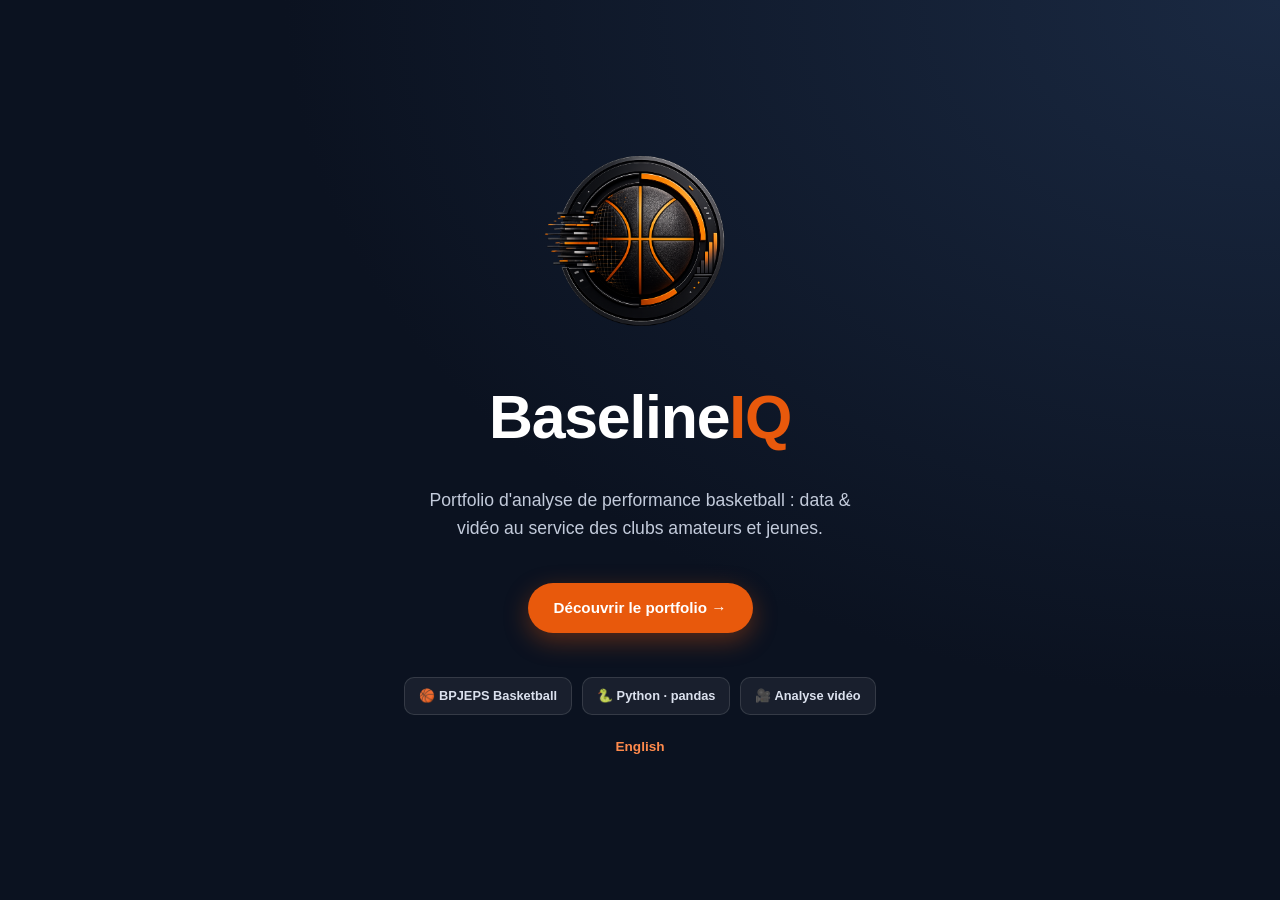
<file: index.html>
<!DOCTYPE html>
<html lang="fr">
<head>
<meta charset="UTF-8">
<meta name="viewport" content="width=device-width, initial-scale=1.0">
<title>BaselineIQ — Portfolio Analyste Performance Basketball</title>
<meta name="description" content="BaselineIQ — Portfolio d'analyse de performance basketball : data et vidéo au service des clubs amateurs et jeunes.">
<link rel="icon" type="image/png+xml" href="assets/logo.png">
<link rel="stylesheet" href="style.css">
</head>
<body>

<div class="cover">
  <div class="cover-inner">
    <img src="assets/logo.png" alt="Logo BaselineIQ" class="cover-logo">
    <h1>Baseline<span class="accent">IQ</span></h1>
    <p class="lead">Portfolio d'analyse de performance basketball : data &amp; vidéo au service des clubs amateurs et jeunes.</p>
    <a href="accueil.html" class="btn btn-primary">Découvrir le portfolio →</a>
    <div class="cover-badges">
      <div class="cover-badge">🏀 BPJEPS Basketball</div>
      <div class="cover-badge">🐍 Python · pandas</div>
      <div class="cover-badge">🎥 Analyse vidéo</div>
    </div>
    <div style="margin-top:18px;">
      <a href="index-en.html" style="color:var(--orange-light); font-weight:700; font-size:.85rem;">English</a>
    </div>
  </div>
</div>

</body>
</html>
</file>
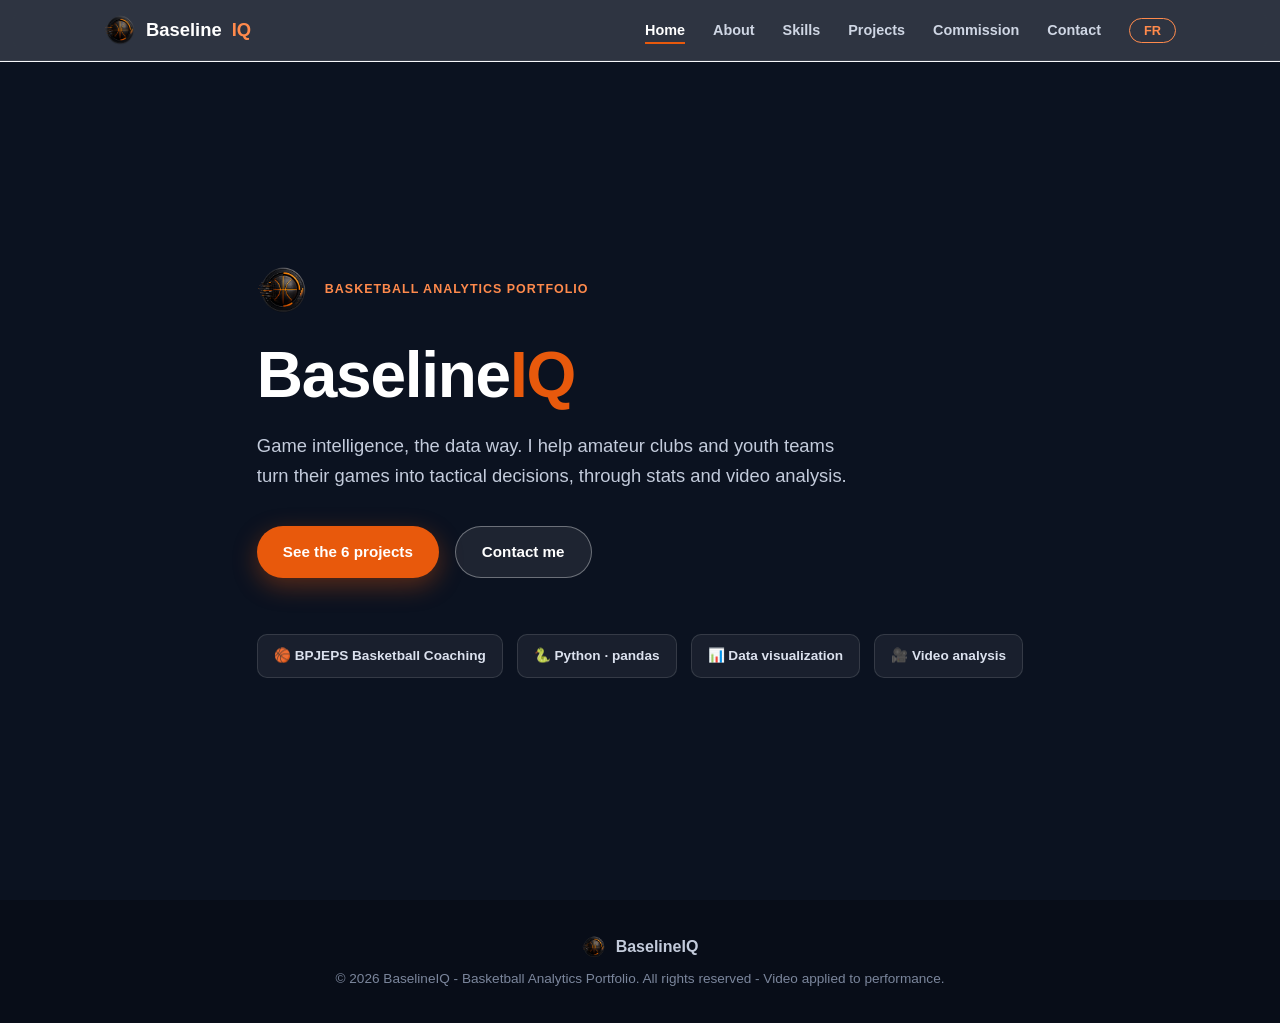
<file: accueil-en.html>
<!DOCTYPE html>
<html lang="en">
<head>
<meta charset="UTF-8">
<meta name="viewport" content="width=device-width, initial-scale=1.0">
<title>Home — BaselineIQ</title>
<link rel="icon" type="image/png+xml" href="assets/logo.png">
<link rel="stylesheet" href="style.css">
</head>
<body>

<header>
  <nav>
    <a href="accueil-en.html" class="brand">
      <span class="logo-mark"><img src="assets/logo.png" alt="Logo BaselineIQ" width="32" height="32"></span>
      Baseline<span class="accent">IQ</span>
    </a>
    <ul class="nav-links">
      <li><a href="accueil-en.html" class="active">Home</a></li>
      <li><a href="apropos-en.html">About</a></li>
      <li><a href="competences-en.html">Skills</a></li>
      <li><a href="projets-en.html">Projects</a></li>
      <li><a href="commission-en.html">Commission</a></li>
      <li><a href="contact-en.html">Contact</a></li>
      <li><a href="accueil.html" style="color:var(--orange-light); font-weight:700; border:1px solid var(--orange-light); border-radius:20px; padding:4px 14px; font-size:.8rem;">FR</a></li>
    </ul>
    <button class="burger" id="burgerBtn" aria-label="Menu"><span></span><span></span><span></span></button>
  </nav>
  <div class="mobile-menu" id="mobileMenu">
    <a href="accueil-en.html" class="active">Home</a>
    <a href="apropos-en.html">About</a>
    <a href="competences-en.html">Skills</a>
    <a href="projets-en.html">Projects</a>
    <a href="commission-en.html">Commission</a>
    <a href="contact-en.html">Contact</a>
    <a href="accueil.html" style="color:var(--orange-light); font-weight:700; border:1px solid var(--orange-light); border-radius:20px; padding:4px 14px; font-size:.8rem;">FR</a>
  </div>
</header>

<main>
  <section class="hero">
    <div class="hero-inner">
      <div class="hero-logo-row">
        <img src="assets/logo.png" alt="Logo BaselineIQ" width="52" height="52">
        <span class="eyebrow" style="color:var(--orange-light); margin:0;">Basketball Analytics Portfolio</span>
      </div>
      <h1>Baseline<span class="accent">IQ</span></h1>
      <p class="lead">Game intelligence, the data way. I help amateur clubs and youth teams turn their games into tactical decisions, through stats and video analysis.</p>
      <div class="hero-actions">
        <a href="projets-en.html" class="btn btn-primary">See the 6 projects</a>
        <a href="contact-en.html" class="btn btn-ghost">Contact me</a>
      </div>
      <div class="hero-badges">
        <div class="hero-badge">🏀 BPJEPS Basketball Coaching</div>
        <div class="hero-badge">🐍 Python · pandas</div>
        <div class="hero-badge">📊 Data visualization</div>
        <div class="hero-badge">🎥 Video analysis</div>
      </div>
    </div>
  </section>
</main>

<footer>
  <div class="brand" style="justify-content:center;">
    <img src="assets/logo.png" alt="Logo BaselineIQ" width="24" height="24">
    BaselineIQ
  </div>
  © 2026 BaselineIQ - Basketball Analytics Portfolio. All rights reserved - Video applied to performance.
</footer>

<script src="script.js"></script>
</body>
</html>
</file>
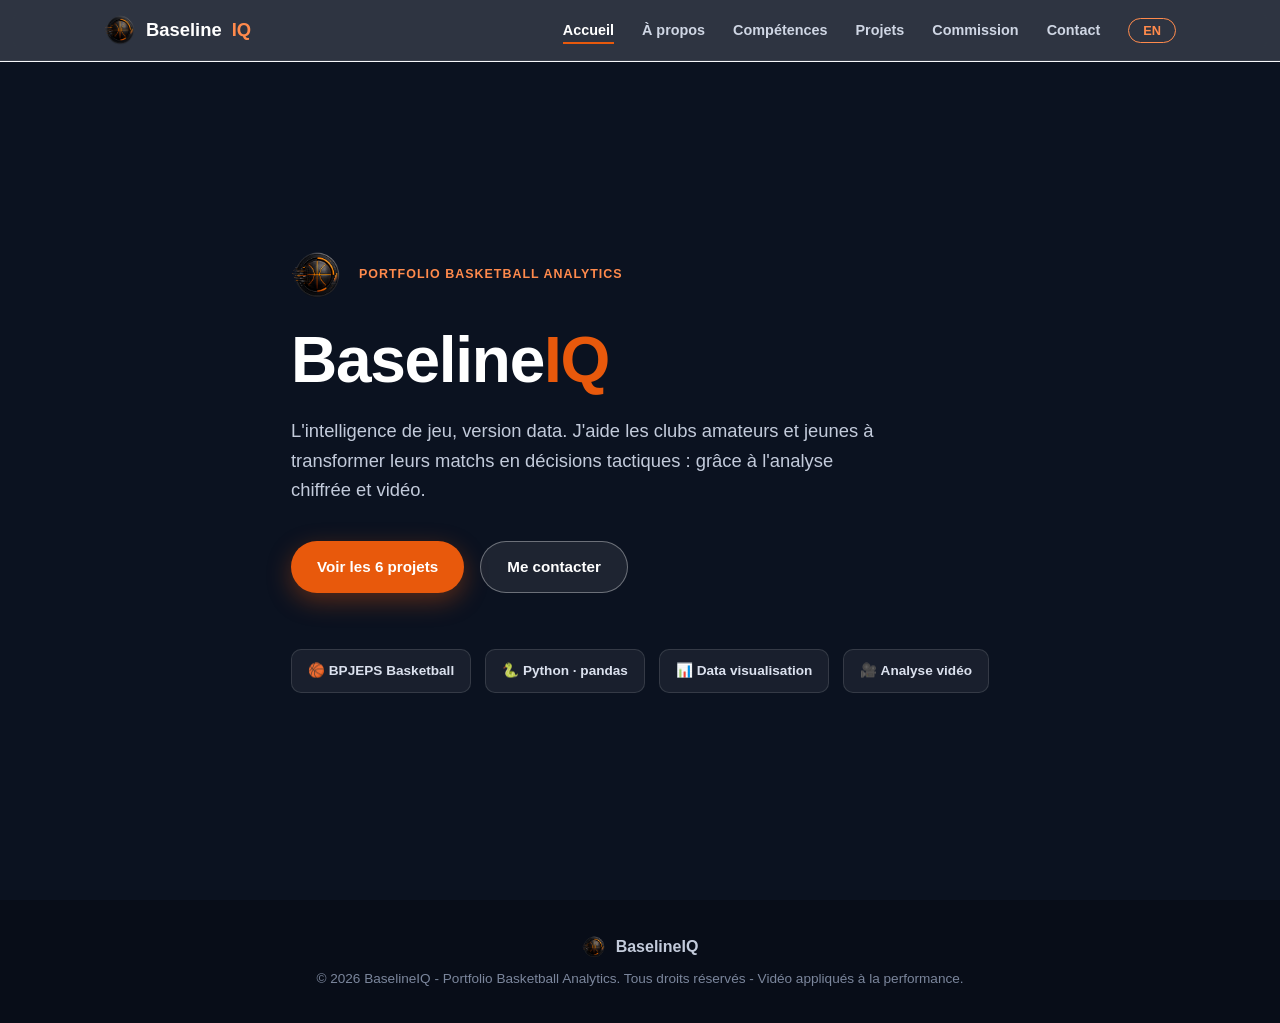
<file: accueil.html>
<!DOCTYPE html>
<html lang="fr">
<head>
<meta charset="UTF-8">
<meta name="viewport" content="width=device-width, initial-scale=1.0">
<title>Accueil — BaselineIQ</title>
<link rel="icon" type="image/png+xml" href="assets/logo.png">
<link rel="stylesheet" href="style.css">
</head>
<body>

<header>
  <nav>
    <a href="accueil.html" class="brand">
      <span class="logo-mark"><img src="assets/logo.png" alt="Logo BaselineIQ" width="32" height="32"></span>
      Baseline<span class="accent">IQ</span>
    </a>
    <ul class="nav-links">
      <li><a href="accueil.html" class="active">Accueil</a></li>
      <li><a href="apropos.html">À propos</a></li>
      <li><a href="competences.html">Compétences</a></li>
      <li><a href="projets.html">Projets</a></li>
      <li><a href="commission.html">Commission</a></li>
      <li><a href="contact.html">Contact</a></li>
      <li><a href="accueil-en.html" style="color:var(--orange-light); font-weight:700; border:1px solid var(--orange-light); border-radius:20px; padding:4px 14px; font-size:.8rem;">EN</a></li>
    </ul>
    <button class="burger" id="burgerBtn" aria-label="Menu"><span></span><span></span><span></span></button>
  </nav>
  <div class="mobile-menu" id="mobileMenu">
    <a href="accueil.html" class="active">Accueil</a>
    <a href="apropos.html">À propos</a>
    <a href="competences.html">Compétences</a>
    <a href="projets.html">Projets</a>
    <a href="commission.html">Commission</a>
    <a href="contact.html">Contact</a>
    <a href="accueil-en.html" style="color:var(--orange-light); font-weight:700; border:1px solid var(--orange-light); border-radius:20px; padding:4px 14px; font-size:.8rem;">EN</a>
  </div>
</header>

<main>
  <section class="hero">
    <div class="hero-inner">
      <div class="hero-logo-row">
        <img src="assets/logo.png" alt="Logo BaselineIQ" width="52" height="52">
        <span class="eyebrow" style="color:var(--orange-light); margin:0;">Portfolio Basketball Analytics</span>
      </div>
      <h1>Baseline<span class="accent">IQ</span></h1>
      <p class="lead">L'intelligence de jeu, version data. J'aide les clubs amateurs et jeunes à transformer leurs matchs en décisions tactiques : grâce à l'analyse chiffrée et vidéo.</p>
      <div class="hero-actions">
        <a href="projets.html" class="btn btn-primary">Voir les 6 projets</a>
        <a href="contact.html" class="btn btn-ghost">Me contacter</a>
      </div>
      <div class="hero-badges">
        <div class="hero-badge">🏀 BPJEPS Basketball</div>
        <div class="hero-badge">🐍 Python · pandas</div>
        <div class="hero-badge">📊 Data visualisation</div>
        <div class="hero-badge">🎥 Analyse vidéo</div>
      </div>
    </div>
  </section>
</main>

<footer>
  <div class="brand" style="justify-content:center;">
    <img src="assets/logo.png" alt="Logo BaselineIQ" width="24" height="24">
    BaselineIQ
  </div>
  © 2026 BaselineIQ - Portfolio Basketball Analytics. Tous droits réservés - Vidéo appliqués à la performance.
</footer>

<script src="script.js"></script>
</body>
</html>
</file>
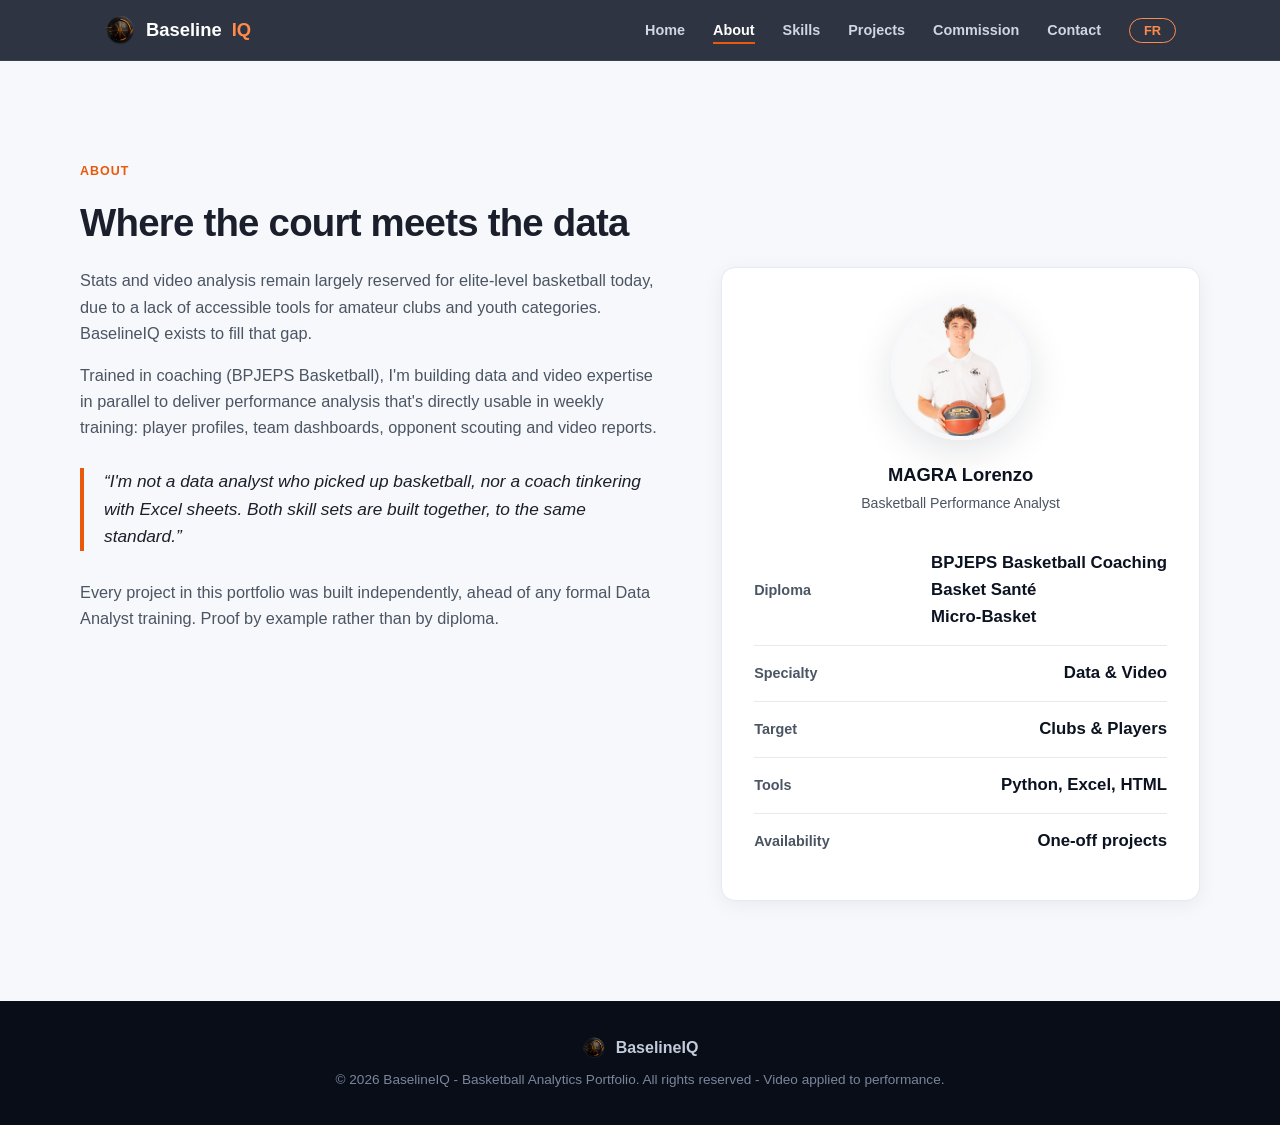
<file: apropos-en.html>
<!DOCTYPE html>
<html lang="en">
<head>
<meta charset="UTF-8">
<meta name="viewport" content="width=device-width, initial-scale=1.0">
<title>About — BaselineIQ</title>
<link rel="icon" type="image/png+xml" href="assets/logo.png">
<link rel="stylesheet" href="style.css">
</head>
<body>

<header>
  <nav>
    <a href="accueil-en.html" class="brand">
      <span class="logo-mark"><img src="assets/logo.png" alt="Logo BaselineIQ" width="32" height="32"></span>
      Baseline<span class="accent">IQ</span>
    </a>
    <ul class="nav-links">
      <li><a href="accueil-en.html">Home</a></li>
      <li><a href="apropos-en.html" class="active">About</a></li>
      <li><a href="competences-en.html">Skills</a></li>
      <li><a href="projets-en.html">Projects</a></li>
      <li><a href="commission-en.html">Commission</a></li>
      <li><a href="contact-en.html">Contact</a></li>
      <li><a href="apropos.html" style="color:var(--orange-light); font-weight:700; border:1px solid var(--orange-light); border-radius:20px; padding:4px 14px; font-size:.8rem;">FR</a></li>
    </ul>
    <button class="burger" id="burgerBtn" aria-label="Menu"><span></span><span></span><span></span></button>
  </nav>
  <div class="mobile-menu" id="mobileMenu">
    <a href="accueil-en.html">Home</a>
    <a href="apropos-en.html" class="active">About</a>
    <a href="competences-en.html">Skills</a>
    <a href="projets-en.html">Projects</a>
    <a href="commission-en.html">Commission</a>
    <a href="contact-en.html">Contact</a>
    <a href="apropos.html" style="color:var(--orange-light); font-weight:700; border:1px solid var(--orange-light); border-radius:20px; padding:4px 14px; font-size:.8rem;">FR</a>
  </div>
</header>

<main>
  <section>
    <div class="wrap">
      <span class="eyebrow">About</span>
      <h2>Where the court meets the data</h2>
      <div class="about-grid">
        <div>
          <p>Stats and video analysis remain largely reserved for elite-level basketball today, due to a lack of accessible tools for amateur clubs and youth categories. BaselineIQ exists to fill that gap.</p>
          <p>Trained in coaching (BPJEPS Basketball), I'm building data and video expertise in parallel to deliver performance analysis that's directly usable in weekly training: player profiles, team dashboards, opponent scouting and video reports.</p>
          <blockquote>“I'm not a data analyst who picked up basketball, nor a coach tinkering with Excel sheets. Both skill sets are built together, to the same standard.”</blockquote>
          <p>Every project in this portfolio was built independently, ahead of any formal Data Analyst training. Proof by example rather than by diploma.</p>
        </div>
        <div class="about-card">
          <img src="assets/profil.jpg" alt="Profile photo" class="profile-photo">
          <div class="profile-name">MAGRA Lorenzo</div>
          <div class="profile-role">Basketball Performance Analyst</div>
          <div class="stat-row"><span class="label">Diploma</span><span class="value">BPJEPS Basketball Coaching<br>Basket Santé<br>Micro-Basket</span></div>
          <div class="stat-row"><span class="label">Specialty</span><span class="value">Data &amp; Video</span></div>
          <div class="stat-row"><span class="label">Target</span><span class="value">Clubs &amp; Players</span></div>
          <div class="stat-row"><span class="label">Tools</span><span class="value">Python, Excel, HTML</span></div>
          <div class="stat-row"><span class="label">Availability</span><span class="value">One-off projects</span></div>
        </div>
      </div>
    </div>
  </section>
</main>

<footer>
  <div class="brand" style="justify-content:center;">
    <img src="assets/logo.png" alt="Logo BaselineIQ" width="24" height="24">
    BaselineIQ
  </div>
  © 2026 BaselineIQ - Basketball Analytics Portfolio. All rights reserved - Video applied to performance.
</footer>

<script src="script.js"></script>
</body>
</html>
</file>
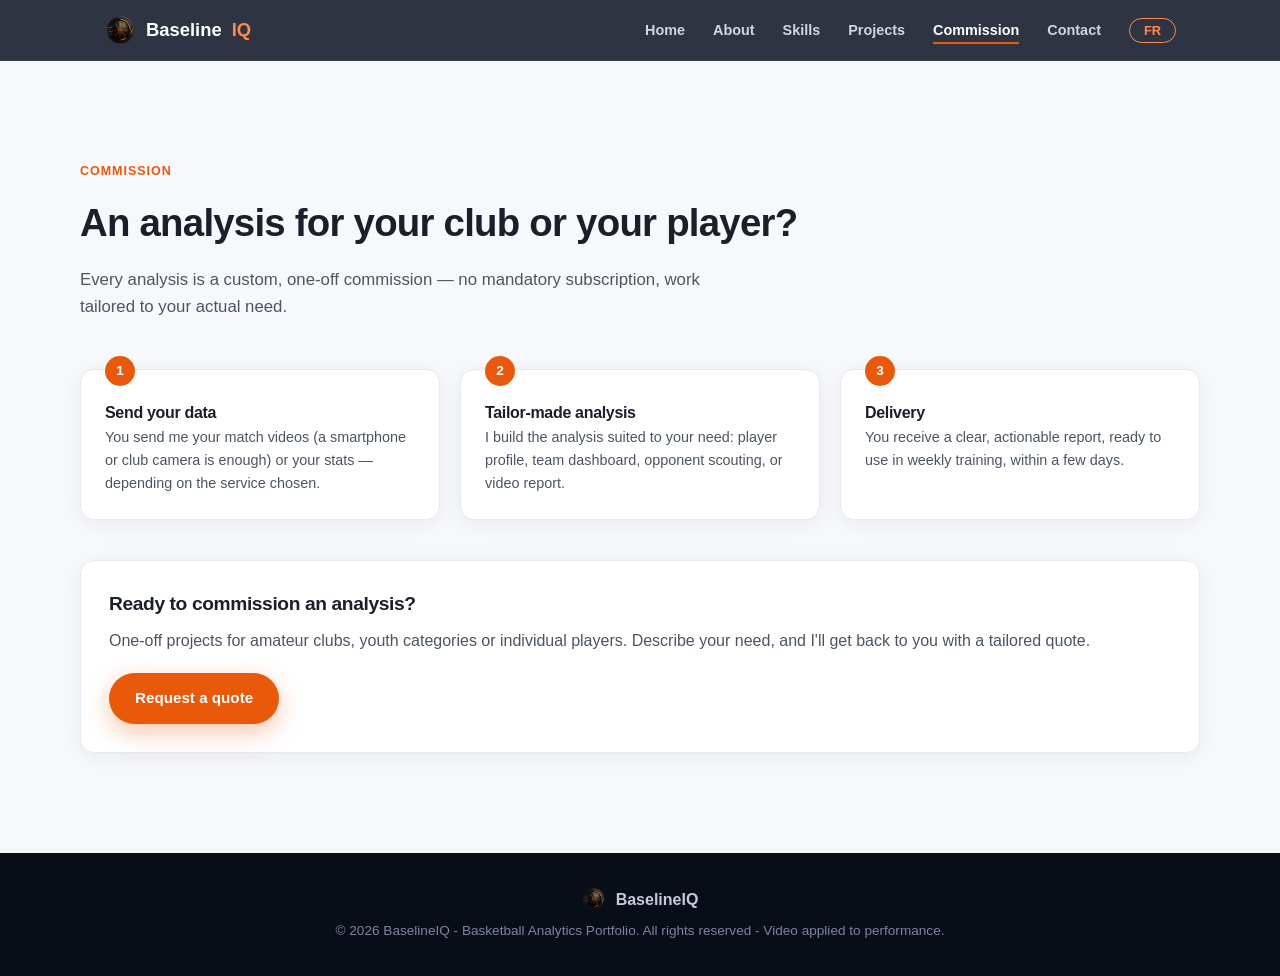
<file: commission-en.html>
<!DOCTYPE html>
<html lang="en">
<head>
<meta charset="UTF-8">
<meta name="viewport" content="width=device-width, initial-scale=1.0">
<title>Commission — BaselineIQ</title>
<link rel="icon" type="image/png+xml" href="assets/logo.png">
<link rel="stylesheet" href="style.css">
</head>
<body>

<header>
  <nav>
    <a href="accueil-en.html" class="brand">
      <span class="logo-mark"><img src="assets/logo.png" alt="Logo BaselineIQ" width="32" height="32"></span>
      Baseline<span class="accent">IQ</span>
    </a>
    <ul class="nav-links">
      <li><a href="accueil-en.html">Home</a></li>
      <li><a href="apropos-en.html">About</a></li>
      <li><a href="competences-en.html">Skills</a></li>
      <li><a href="projets-en.html">Projects</a></li>
      <li><a href="commission-en.html" class="active">Commission</a></li>
      <li><a href="contact-en.html">Contact</a></li>
      <li><a href="commission.html" style="color:var(--orange-light); font-weight:700; border:1px solid var(--orange-light); border-radius:20px; padding:4px 14px; font-size:.8rem;">FR</a></li>
    </ul>
    <button class="burger" id="burgerBtn" aria-label="Menu"><span></span><span></span><span></span></button>
  </nav>
  <div class="mobile-menu" id="mobileMenu">
    <a href="accueil-en.html">Home</a>
    <a href="apropos-en.html">About</a>
    <a href="competences-en.html">Skills</a>
    <a href="projets-en.html">Projects</a>
    <a href="commission-en.html" class="active">Commission</a>
    <a href="contact-en.html">Contact</a>
    <a href="commission.html" style="color:var(--orange-light); font-weight:700; border:1px solid var(--orange-light); border-radius:20px; padding:4px 14px; font-size:.8rem;">FR</a>
  </div>
</header>

<main>
  <section>
    <div class="wrap">
      <span class="eyebrow">Commission</span>
      <h2>An analysis for your club or your player?</h2>
      <p class="section-intro">Every analysis is a custom, one-off commission — no mandatory subscription, work tailored to your actual need.</p>

      <div class="method-steps">
        <div class="method-step">
          <div class="step-num">1</div>
          <h4>Send your data</h4>
          <p>You send me your match videos (a smartphone or club camera is enough) or your stats — depending on the service chosen.</p>
        </div>
        <div class="method-step">
          <div class="step-num">2</div>
          <h4>Tailor-made analysis</h4>
          <p>I build the analysis suited to your need: player profile, team dashboard, opponent scouting, or video report.</p>
        </div>
        <div class="method-step">
          <div class="step-num">3</div>
          <h4>Delivery</h4>
          <p>You receive a clear, actionable report, ready to use in weekly training, within a few days.</p>
        </div>
      </div>

      <div class="conclusions" style="margin-top:40px;">
        <h3>Ready to commission an analysis?</h3>
        <p style="color:var(--text-mid);">One-off projects for amateur clubs, youth categories or individual players. Describe your need, and I'll get back to you with a tailored quote.</p>
        <div style="margin-top:20px;">
          <a href="contact-en.html" class="btn btn-primary">Request a quote</a>
        </div>
      </div>
    </div>
  </section>
</main>

<footer>
  <div class="brand" style="justify-content:center;">
    <img src="assets/logo.png" alt="Logo BaselineIQ" width="24" height="24">
    BaselineIQ
  </div>
  © 2026 BaselineIQ - Basketball Analytics Portfolio. All rights reserved - Video applied to performance.
</footer>

<script src="script.js"></script>
</body>
</html>
</file>
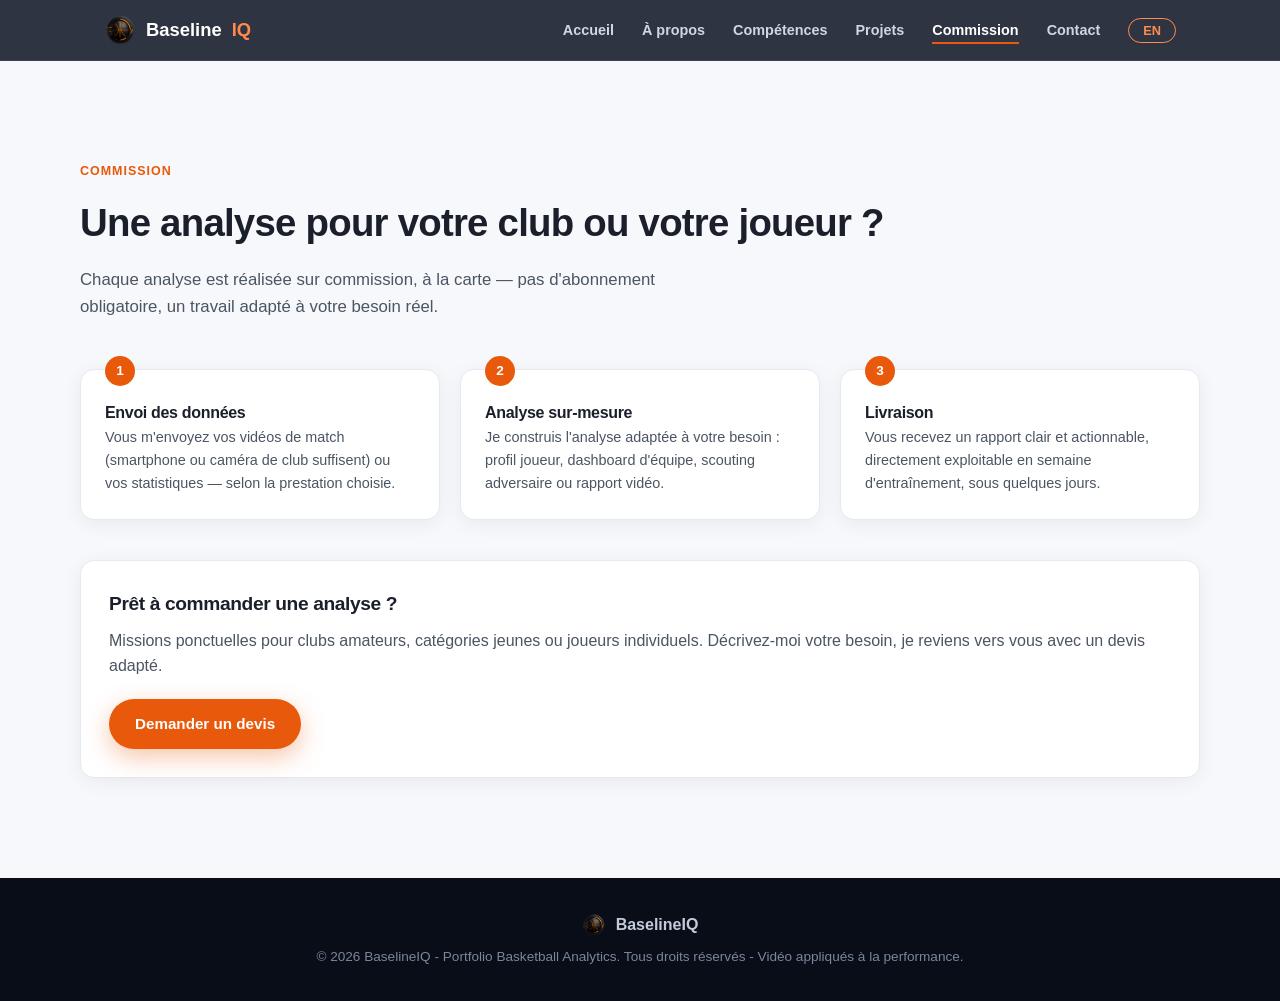
<file: commission.html>
<!DOCTYPE html>
<html lang="fr">
<head>
<meta charset="UTF-8">
<meta name="viewport" content="width=device-width, initial-scale=1.0">
<title>Commission — BaselineIQ</title>
<link rel="icon" type="image/png+xml" href="assets/logo.png">
<link rel="stylesheet" href="style.css">
</head>
<body>

<header>
  <nav>
    <a href="accueil.html" class="brand">
      <span class="logo-mark"><img src="assets/logo.png" alt="Logo BaselineIQ" width="32" height="32"></span>
      Baseline<span class="accent">IQ</span>
    </a>
    <ul class="nav-links">
      <li><a href="accueil.html">Accueil</a></li>
      <li><a href="apropos.html">À propos</a></li>
      <li><a href="competences.html">Compétences</a></li>
      <li><a href="projets.html">Projets</a></li>
      <li><a href="commission.html" class="active">Commission</a></li>
      <li><a href="contact.html">Contact</a></li>
      <li><a href="commission-en.html" style="color:var(--orange-light); font-weight:700; border:1px solid var(--orange-light); border-radius:20px; padding:4px 14px; font-size:.8rem;">EN</a></li>
    </ul>
    <button class="burger" id="burgerBtn" aria-label="Menu"><span></span><span></span><span></span></button>
  </nav>
  <div class="mobile-menu" id="mobileMenu">
    <a href="accueil.html">Accueil</a>
    <a href="apropos.html">À propos</a>
    <a href="competences.html">Compétences</a>
    <a href="projets.html">Projets</a>
    <a href="commission.html" class="active">Commission</a>
    <a href="contact.html">Contact</a>
    <a href="commission-en.html" style="color:var(--orange-light); font-weight:700; border:1px solid var(--orange-light); border-radius:20px; padding:4px 14px; font-size:.8rem;">EN</a>
  </div>
</header>

<main>
  <section>
    <div class="wrap">
      <span class="eyebrow">Commission</span>
      <h2>Une analyse pour votre club ou votre joueur ?</h2>
      <p class="section-intro">Chaque analyse est réalisée sur commission, à la carte — pas d'abonnement obligatoire, un travail adapté à votre besoin réel.</p>

      <div class="method-steps">
        <div class="method-step">
          <div class="step-num">1</div>
          <h4>Envoi des données</h4>
          <p>Vous m'envoyez vos vidéos de match (smartphone ou caméra de club suffisent) ou vos statistiques — selon la prestation choisie.</p>
        </div>
        <div class="method-step">
          <div class="step-num">2</div>
          <h4>Analyse sur-mesure</h4>
          <p>Je construis l'analyse adaptée à votre besoin : profil joueur, dashboard d'équipe, scouting adversaire ou rapport vidéo.</p>
        </div>
        <div class="method-step">
          <div class="step-num">3</div>
          <h4>Livraison</h4>
          <p>Vous recevez un rapport clair et actionnable, directement exploitable en semaine d'entraînement, sous quelques jours.</p>
        </div>
      </div>

      <div class="conclusions" style="margin-top:40px;">
        <h3>Prêt à commander une analyse ?</h3>
        <p style="color:var(--text-mid);">Missions ponctuelles pour clubs amateurs, catégories jeunes ou joueurs individuels. Décrivez-moi votre besoin, je reviens vers vous avec un devis adapté.</p>
        <div style="margin-top:20px;">
          <a href="contact.html" class="btn btn-primary">Demander un devis</a>
        </div>
      </div>
    </div>
  </section>
</main>

<footer>
  <div class="brand" style="justify-content:center;">
    <img src="assets/logo.png" alt="Logo BaselineIQ" width="24" height="24">
    BaselineIQ
  </div>
  © 2026 BaselineIQ - Portfolio Basketball Analytics. Tous droits réservés - Vidéo appliqués à la performance.
</footer>

<script src="script.js"></script>
</body>
</html>
</file>
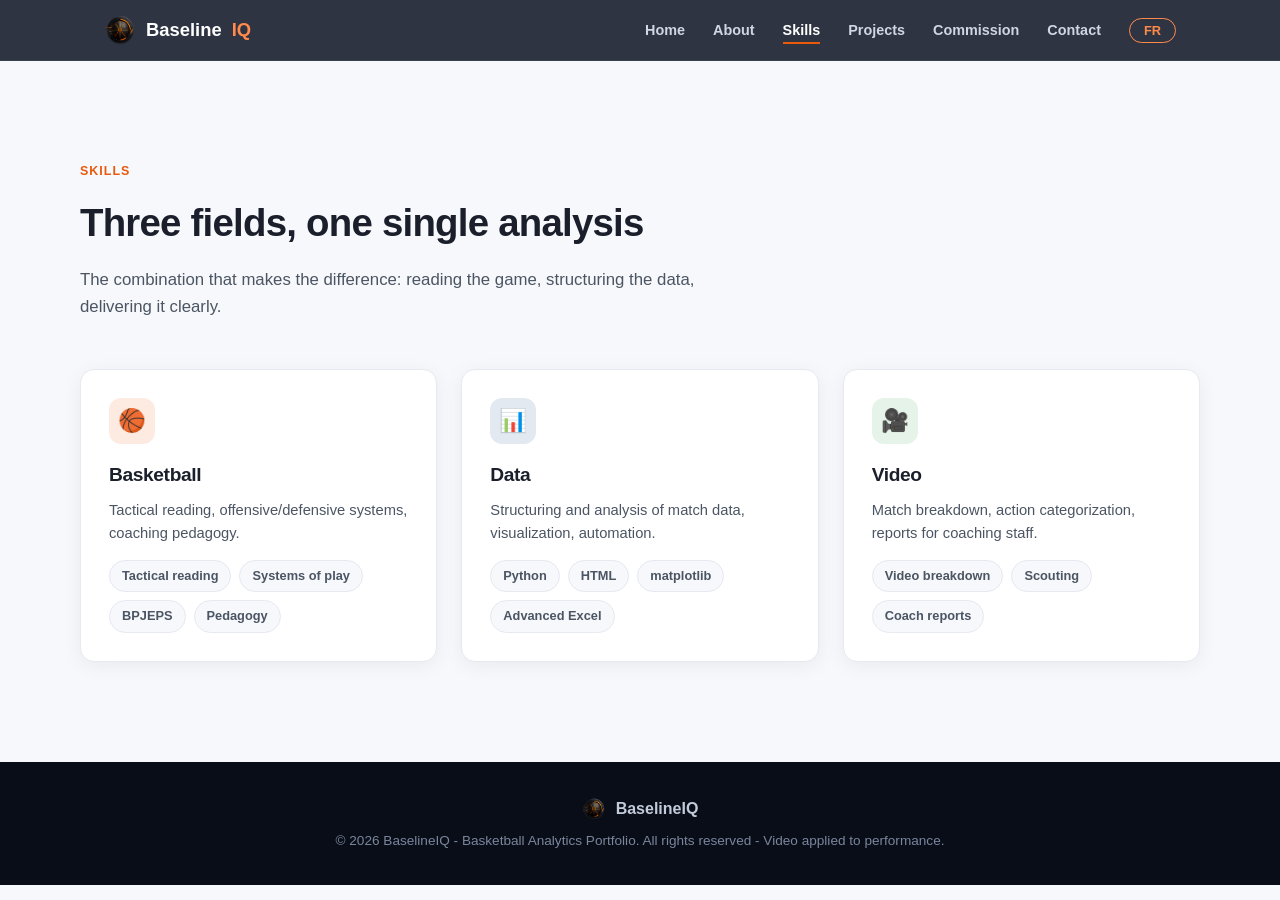
<file: competences-en.html>
<!DOCTYPE html>
<html lang="en">
<head>
<meta charset="UTF-8">
<meta name="viewport" content="width=device-width, initial-scale=1.0">
<title>Skills — BaselineIQ</title>
<link rel="icon" type="image/png+xml" href="assets/logo.png">
<link rel="stylesheet" href="style.css">
</head>
<body>

<header>
  <nav>
    <a href="accueil-en.html" class="brand">
      <span class="logo-mark"><img src="assets/logo.png" alt="Logo BaselineIQ" width="32" height="32"></span>
      Baseline<span class="accent">IQ</span>
    </a>
    <ul class="nav-links">
      <li><a href="accueil-en.html">Home</a></li>
      <li><a href="apropos-en.html">About</a></li>
      <li><a href="competences-en.html" class="active">Skills</a></li>
      <li><a href="projets-en.html">Projects</a></li>
      <li><a href="commission-en.html">Commission</a></li>
      <li><a href="contact-en.html">Contact</a></li>
      <li><a href="competences.html" style="color:var(--orange-light); font-weight:700; border:1px solid var(--orange-light); border-radius:20px; padding:4px 14px; font-size:.8rem;">FR</a></li>
    </ul>
    <button class="burger" id="burgerBtn" aria-label="Menu"><span></span><span></span><span></span></button>
  </nav>
  <div class="mobile-menu" id="mobileMenu">
    <a href="accueil-en.html">Home</a>
    <a href="apropos-en.html">About</a>
    <a href="competences-en.html" class="active">Skills</a>
    <a href="projets-en.html">Projects</a>
    <a href="commission-en.html">Commission</a>
    <a href="contact-en.html">Contact</a>
    <a href="competences.html" style="color:var(--orange-light); font-weight:700; border:1px solid var(--orange-light); border-radius:20px; padding:4px 14px; font-size:.8rem;">FR</a>
  </div>
</header>

<main>
  <section>
    <div class="wrap">
      <span class="eyebrow">Skills</span>
      <h2>Three fields, one single analysis</h2>
      <p class="section-intro">The combination that makes the difference: reading the game, structuring the data, delivering it clearly.</p>
      <div class="skills-grid">
        <div class="skill-card">
          <div class="icon orange">🏀</div>
          <h3>Basketball</h3>
          <p style="color:var(--text-mid); font-size:.92rem;">Tactical reading, offensive/defensive systems, coaching pedagogy.</p>
          <div class="tags">
            <span class="tag">Tactical reading</span>
            <span class="tag">Systems of play</span>
            <span class="tag">BPJEPS</span>
            <span class="tag">Pedagogy</span>
          </div>
        </div>
        <div class="skill-card">
          <div class="icon blue">📊</div>
          <h3>Data</h3>
          <p style="color:var(--text-mid); font-size:.92rem;">Structuring and analysis of match data, visualization, automation.</p>
          <div class="tags">
            <span class="tag">Python</span>
            <span class="tag">HTML</span>
            <span class="tag">matplotlib</span>
            <span class="tag">Advanced Excel</span>
          </div>
        </div>
        <div class="skill-card">
          <div class="icon green">🎥</div>
          <h3>Video</h3>
          <p style="color:var(--text-mid); font-size:.92rem;">Match breakdown, action categorization, reports for coaching staff.</p>
          <div class="tags">
            <span class="tag">Video breakdown</span>
            <span class="tag">Scouting</span>
            <span class="tag">Coach reports</span>
          </div>
        </div>
      </div>
    </div>
  </section>
</main>

<footer>
  <div class="brand" style="justify-content:center;">
    <img src="assets/logo.png" alt="Logo BaselineIQ" width="24" height="24">
    BaselineIQ
  </div>
  © 2026 BaselineIQ - Basketball Analytics Portfolio. All rights reserved - Video applied to performance.
</footer>

<script src="script.js"></script>
</body>
</html>
</file>
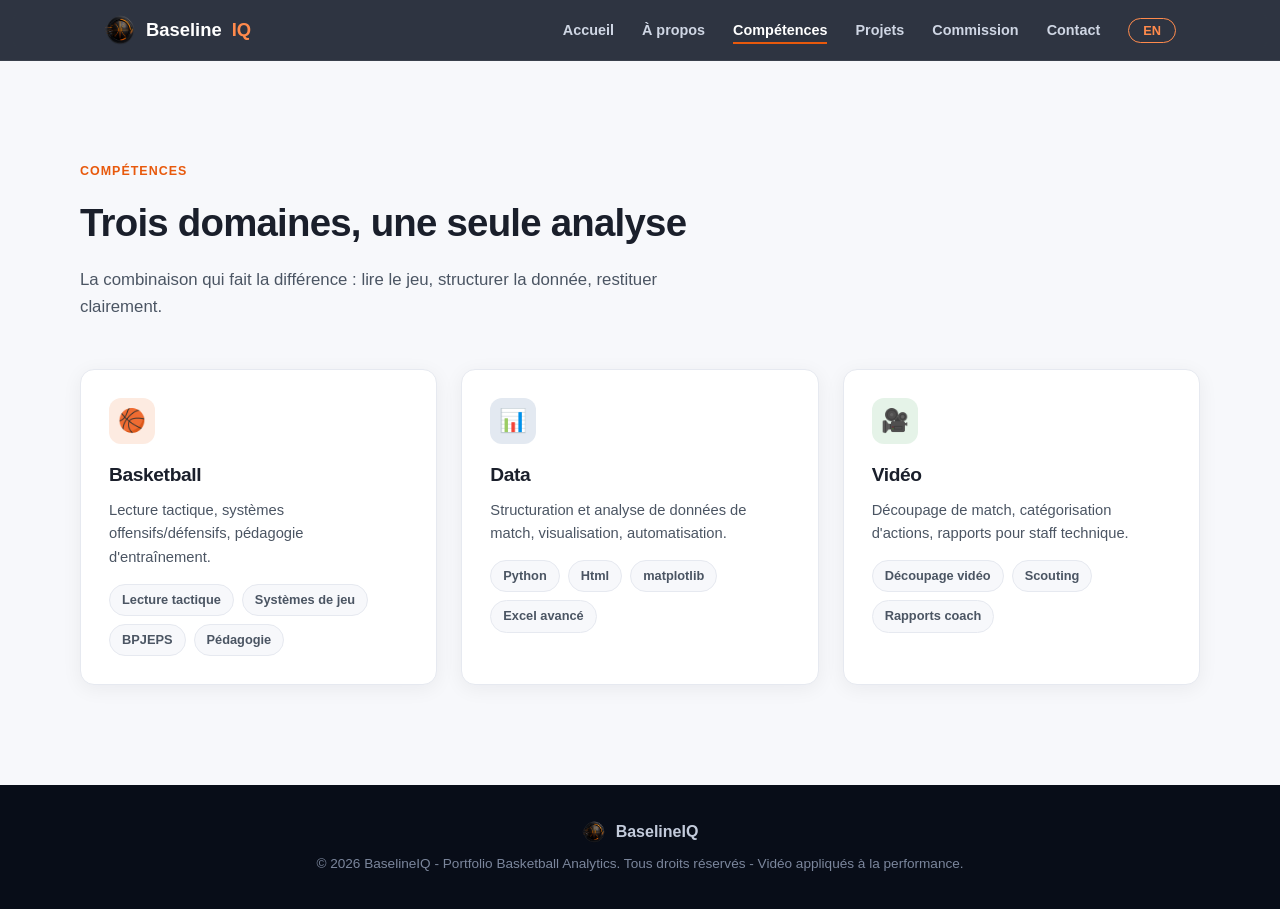
<file: competences.html>
<!DOCTYPE html>
<html lang="fr">
<head>
<meta charset="UTF-8">
<meta name="viewport" content="width=device-width, initial-scale=1.0">
<title>Compétences — BaselineIQ</title>
<link rel="icon" type="image/png+xml" href="assets/logo.png">
<link rel="stylesheet" href="style.css">
</head>
<body>

<header>
  <nav>
    <a href="accueil.html" class="brand">
      <span class="logo-mark"><img src="assets/logo.png" alt="Logo BaselineIQ" width="32" height="32"></span>
      Baseline<span class="accent">IQ</span>
    </a>
    <ul class="nav-links">
      <li><a href="accueil.html">Accueil</a></li>
      <li><a href="apropos.html">À propos</a></li>
      <li><a href="competences.html" class="active">Compétences</a></li>
      <li><a href="projets.html">Projets</a></li>
      <li><a href="commission.html">Commission</a></li>
      <li><a href="contact.html">Contact</a></li>
      <li><a href="competences-en.html" style="color:var(--orange-light); font-weight:700; border:1px solid var(--orange-light); border-radius:20px; padding:4px 14px; font-size:.8rem;">EN</a></li>
    </ul>
    <button class="burger" id="burgerBtn" aria-label="Menu"><span></span><span></span><span></span></button>
  </nav>
  <div class="mobile-menu" id="mobileMenu">
    <a href="accueil.html">Accueil</a>
    <a href="apropos.html">À propos</a>
    <a href="competences.html" class="active">Compétences</a>
    <a href="projets.html">Projets</a>
    <a href="commission.html">Commission</a>
    <a href="contact.html">Contact</a>
    <a href="competences-en.html" style="color:var(--orange-light); font-weight:700; border:1px solid var(--orange-light); border-radius:20px; padding:4px 14px; font-size:.8rem;">EN</a>
  </div>
</header>

<main>
  <section>
    <div class="wrap">
      <span class="eyebrow">Compétences</span>
      <h2>Trois domaines, une seule analyse</h2>
      <p class="section-intro">La combinaison qui fait la différence : lire le jeu, structurer la donnée, restituer clairement.</p>
      <div class="skills-grid">
        <div class="skill-card">
          <div class="icon orange">🏀</div>
          <h3>Basketball</h3>
          <p style="color:var(--text-mid); font-size:.92rem;">Lecture tactique, systèmes offensifs/défensifs, pédagogie d'entraînement.</p>
          <div class="tags">
            <span class="tag">Lecture tactique</span>
            <span class="tag">Systèmes de jeu</span>
            <span class="tag">BPJEPS</span>
            <span class="tag">Pédagogie</span>
          </div>
        </div>
        <div class="skill-card">
          <div class="icon blue">📊</div>
          <h3>Data</h3>
          <p style="color:var(--text-mid); font-size:.92rem;">Structuration et analyse de données de match, visualisation, automatisation.</p>
          <div class="tags">
            <span class="tag">Python</span>
            <span class="tag">Html</HTML></span>
            <span class="tag">matplotlib</span>
            <span class="tag">Excel avancé</span>
          </div>
        </div>
        <div class="skill-card">
          <div class="icon green">🎥</div>
          <h3>Vidéo</h3>
          <p style="color:var(--text-mid); font-size:.92rem;">Découpage de match, catégorisation d'actions, rapports pour staff technique.</p>
          <div class="tags">
            <span class="tag">Découpage vidéo</span>
            <span class="tag">Scouting</span>
            <span class="tag">Rapports coach</span>
          </div>
        </div>
      </div>
    </div>
  </section>
</main>

<footer>
  <div class="brand" style="justify-content:center;">
    <img src="assets/logo.png" alt="Logo BaselineIQ" width="24" height="24">
    BaselineIQ
  </div>
  © 2026 BaselineIQ - Portfolio Basketball Analytics. Tous droits réservés - Vidéo appliqués à la performance.
</footer>

<script src="script.js"></script>
</body>
</html>
</file>
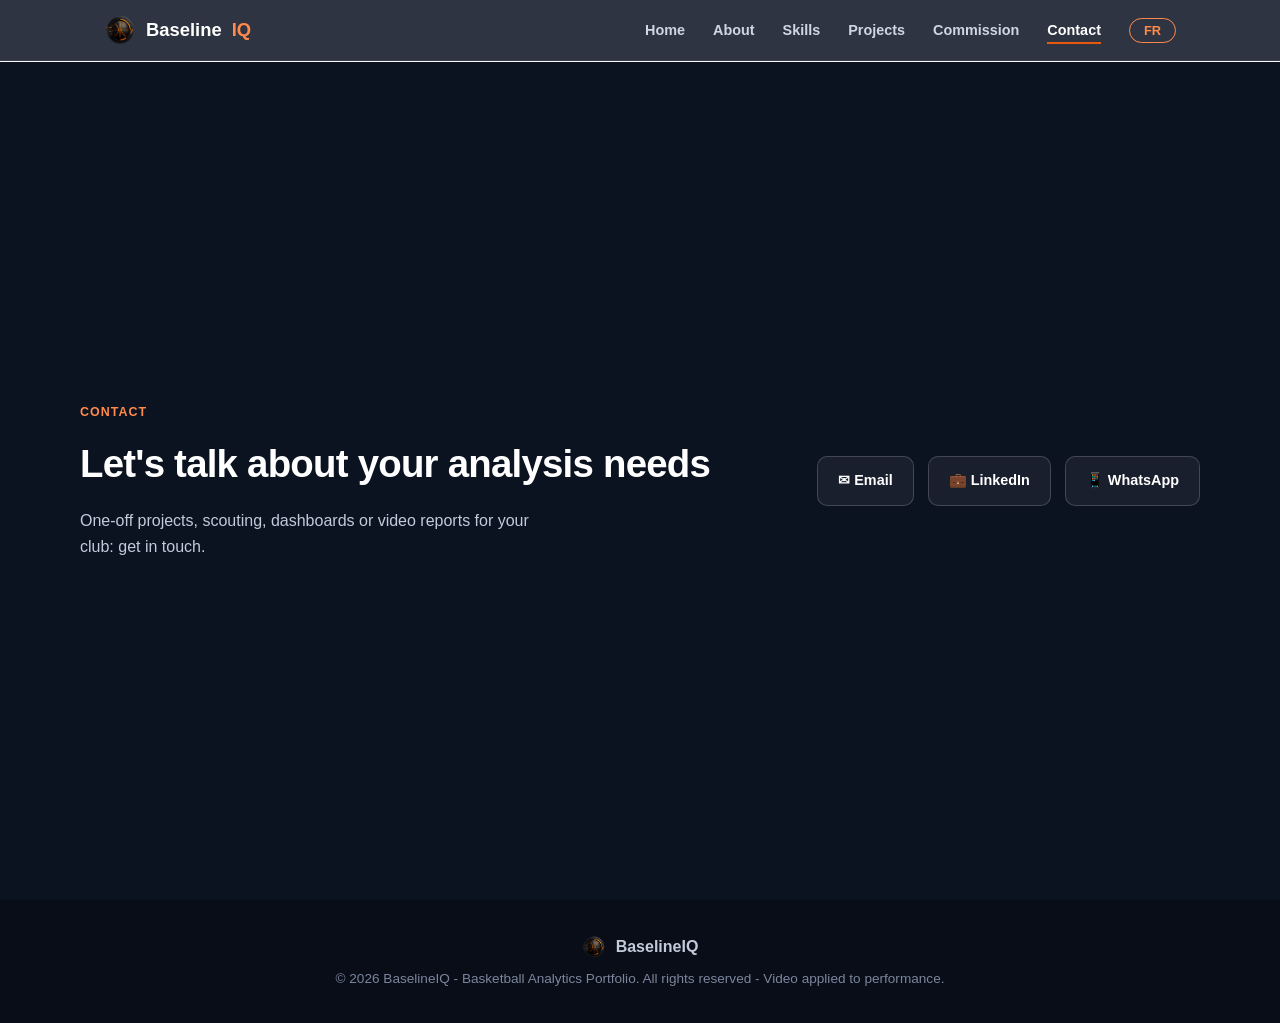
<file: contact-en.html>
<!DOCTYPE html>
<html lang="en">
<head>
<meta charset="UTF-8">
<meta name="viewport" content="width=device-width, initial-scale=1.0">
<title>Contact — BaselineIQ</title>
<link rel="icon" type="image/png+xml" href="assets/logo.png">
<link rel="stylesheet" href="style.css">
</head>
<body>

<header>
  <nav>
    <a href="accueil-en.html" class="brand">
      <span class="logo-mark"><img src="assets/logo.png" alt="Logo BaselineIQ" width="32" height="32"></span>
      Baseline<span class="accent">IQ</span>
    </a>
    <ul class="nav-links">
      <li><a href="accueil-en.html">Home</a></li>
      <li><a href="apropos-en.html">About</a></li>
      <li><a href="competences-en.html">Skills</a></li>
      <li><a href="projets-en.html">Projects</a></li>
      <li><a href="commission-en.html">Commission</a></li>
      <li><a href="contact-en.html" class="active">Contact</a></li>
      <li><a href="contact.html" style="color:var(--orange-light); font-weight:700; border:1px solid var(--orange-light); border-radius:20px; padding:4px 14px; font-size:.8rem;">FR</a></li>
    </ul>
    <button class="burger" id="burgerBtn" aria-label="Menu"><span></span><span></span><span></span></button>
  </nav>
  <div class="mobile-menu" id="mobileMenu">
    <a href="accueil-en.html">Home</a>
    <a href="apropos-en.html">About</a>
    <a href="competences-en.html">Skills</a>
    <a href="projets-en.html">Projects</a>
    <a href="commission-en.html">Commission</a>
    <a href="contact-en.html" class="active">Contact</a>
    <a href="contact.html" style="color:var(--orange-light); font-weight:700; border:1px solid var(--orange-light); border-radius:20px; padding:4px 14px; font-size:.8rem;">FR</a>
  </div>
</header>

<main>
  <section class="contact-section">
    <div class="wrap contact-inner">
      <div>
        <span class="eyebrow" style="color:var(--orange-light)">Contact</span>
        <h2>Let's talk about your analysis needs</h2>
        <p>One-off projects, scouting, dashboards or video reports for your club: get in touch.</p>
      </div>
      <div class="contact-links">
        <a href="mailto:Lorenzo.magra@gmail.com">✉ Email</a>
        <a href="https://www.linkedin.com/in/lorenzo-magra-23a5113a0/" target="_blank" rel="noopener">💼 LinkedIn</a>
        <a href="https://wa.me/33768368720" target="_blank" rel="noopener">📱 WhatsApp</a>
      </div>
    </div>
  </section>
</main>

<footer>
  <div class="brand" style="justify-content:center;">
    <img src="assets/logo.png" alt="Logo BaselineIQ" width="24" height="24">
    BaselineIQ
  </div>
  © 2026 BaselineIQ - Basketball Analytics Portfolio. All rights reserved - Video applied to performance.
</footer>

<script src="script.js"></script>
</body>
</html>
</file>
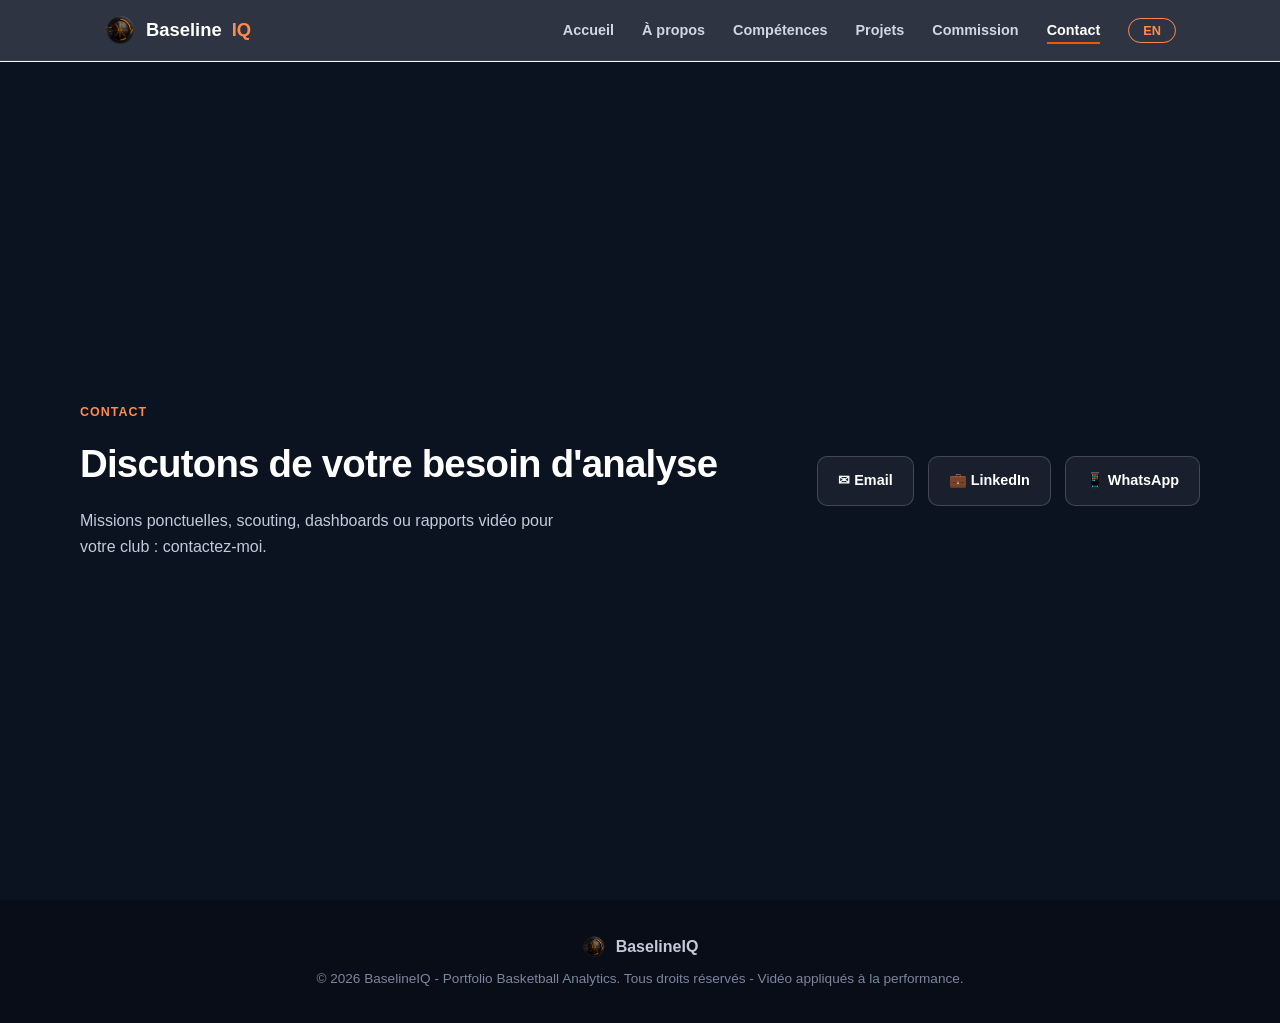
<file: contact.html>
<!DOCTYPE html>
<html lang="fr">
<head>
<meta charset="UTF-8">
<meta name="viewport" content="width=device-width, initial-scale=1.0">
<title>Contact — BaselineIQ</title>
<link rel="icon" type="image/png+xml" href="assets/logo.png">
<link rel="stylesheet" href="style.css">
</head>
<body>

<header>
  <nav>
    <a href="accueil.html" class="brand">
      <span class="logo-mark"><img src="assets/logo.png" alt="Logo BaselineIQ" width="32" height="32"></span>
      Baseline<span class="accent">IQ</span>
    </a>
    <ul class="nav-links">
      <li><a href="accueil.html">Accueil</a></li>
      <li><a href="apropos.html">À propos</a></li>
      <li><a href="competences.html">Compétences</a></li>
      <li><a href="projets.html">Projets</a></li>
      <li><a href="commission.html">Commission</a></li>
      <li><a href="contact.html" class="active">Contact</a></li>
      <li><a href="contact-en.html" style="color:var(--orange-light); font-weight:700; border:1px solid var(--orange-light); border-radius:20px; padding:4px 14px; font-size:.8rem;">EN</a></li>
    </ul>
    <button class="burger" id="burgerBtn" aria-label="Menu"><span></span><span></span><span></span></button>
  </nav>
  <div class="mobile-menu" id="mobileMenu">
    <a href="accueil.html">Accueil</a>
    <a href="apropos.html">À propos</a>
    <a href="competences.html">Compétences</a>
    <a href="projets.html">Projets</a>
    <a href="commission.html">Commission</a>
    <a href="contact.html" class="active">Contact</a>
    <a href="contact-en.html" style="color:var(--orange-light); font-weight:700; border:1px solid var(--orange-light); border-radius:20px; padding:4px 14px; font-size:.8rem;">EN</a>
  </div>
</header>

<main>
  <section class="contact-section">
    <div class="wrap contact-inner">
      <div>
        <span class="eyebrow" style="color:var(--orange-light)">Contact</span>
        <h2>Discutons de votre besoin d'analyse</h2>
        <p>Missions ponctuelles, scouting, dashboards ou rapports vidéo pour votre club : contactez-moi.</p>
      </div>
      <div class="contact-links">
        <a href="mailto:Lorenzo.magra@gmail.com">✉ Email</a>
        <a href="https://www.linkedin.com/in/lorenzo-magra-23a5113a0/" target="_blank" rel="noopener">💼 LinkedIn</a>
        <a href="https://wa.me/33768368720" target="_blank" rel="noopener">📱 WhatsApp</a>
      </div>
    </div>
  </section>
</main>

<footer>
  <div class="brand" style="justify-content:center;">
    <img src="assets/logo.png" alt="Logo BaselineIQ" width="24" height="24">
    BaselineIQ
  </div>
  © 2026 BaselineIQ - Portfolio Basketball Analytics. Tous droits réservés - Vidéo appliqués à la performance.
</footer>

<script src="script.js"></script>
</body>
</html>
</file>
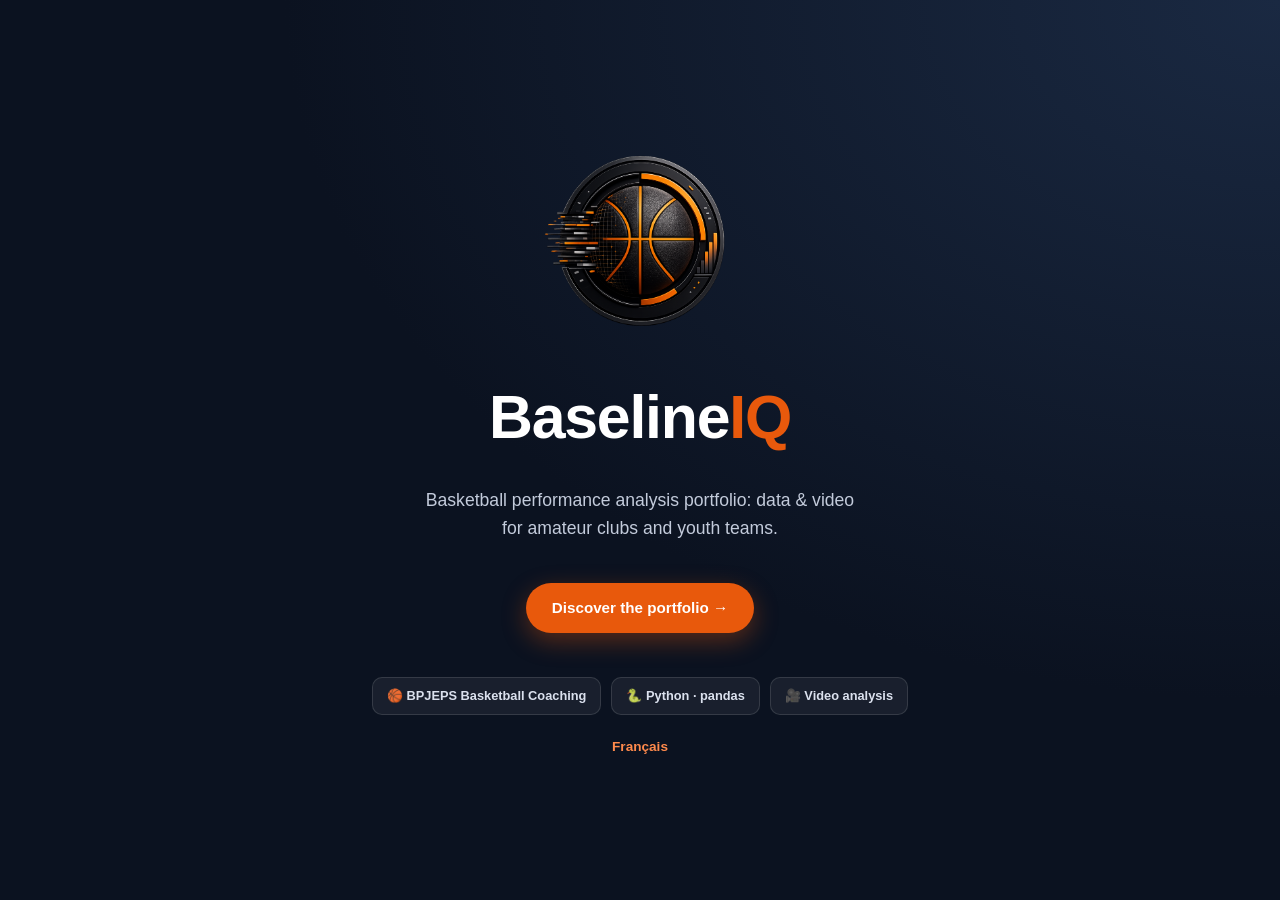
<file: index-en.html>
<!DOCTYPE html>
<html lang="en">
<head>
<meta charset="UTF-8">
<meta name="viewport" content="width=device-width, initial-scale=1.0">
<title>BaselineIQ — Basketball Performance Analyst Portfolio</title>
<meta name="description" content="BaselineIQ — Basketball performance analysis portfolio: data and video for amateur clubs and youth teams.">
<link rel="icon" type="image/png+xml" href="assets/logo.png">
<link rel="stylesheet" href="style.css">
</head>
<body>

<div class="cover">
  <div class="cover-inner">
    <img src="assets/logo.png" alt="Logo BaselineIQ" class="cover-logo">
    <h1>Baseline<span class="accent">IQ</span></h1>
    <p class="lead">Basketball performance analysis portfolio: data &amp; video for amateur clubs and youth teams.</p>
    <a href="accueil-en.html" class="btn btn-primary">Discover the portfolio →</a>
    <div class="cover-badges">
      <div class="cover-badge">🏀 BPJEPS Basketball Coaching</div>
      <div class="cover-badge">🐍 Python · pandas</div>
      <div class="cover-badge">🎥 Video analysis</div>
    </div>
    <div style="margin-top:18px;">
      <a href="index.html" style="color:var(--orange-light); font-weight:700; font-size:.85rem;">Français</a>
    </div>
  </div>
</div>

</body>
</html>
</file>
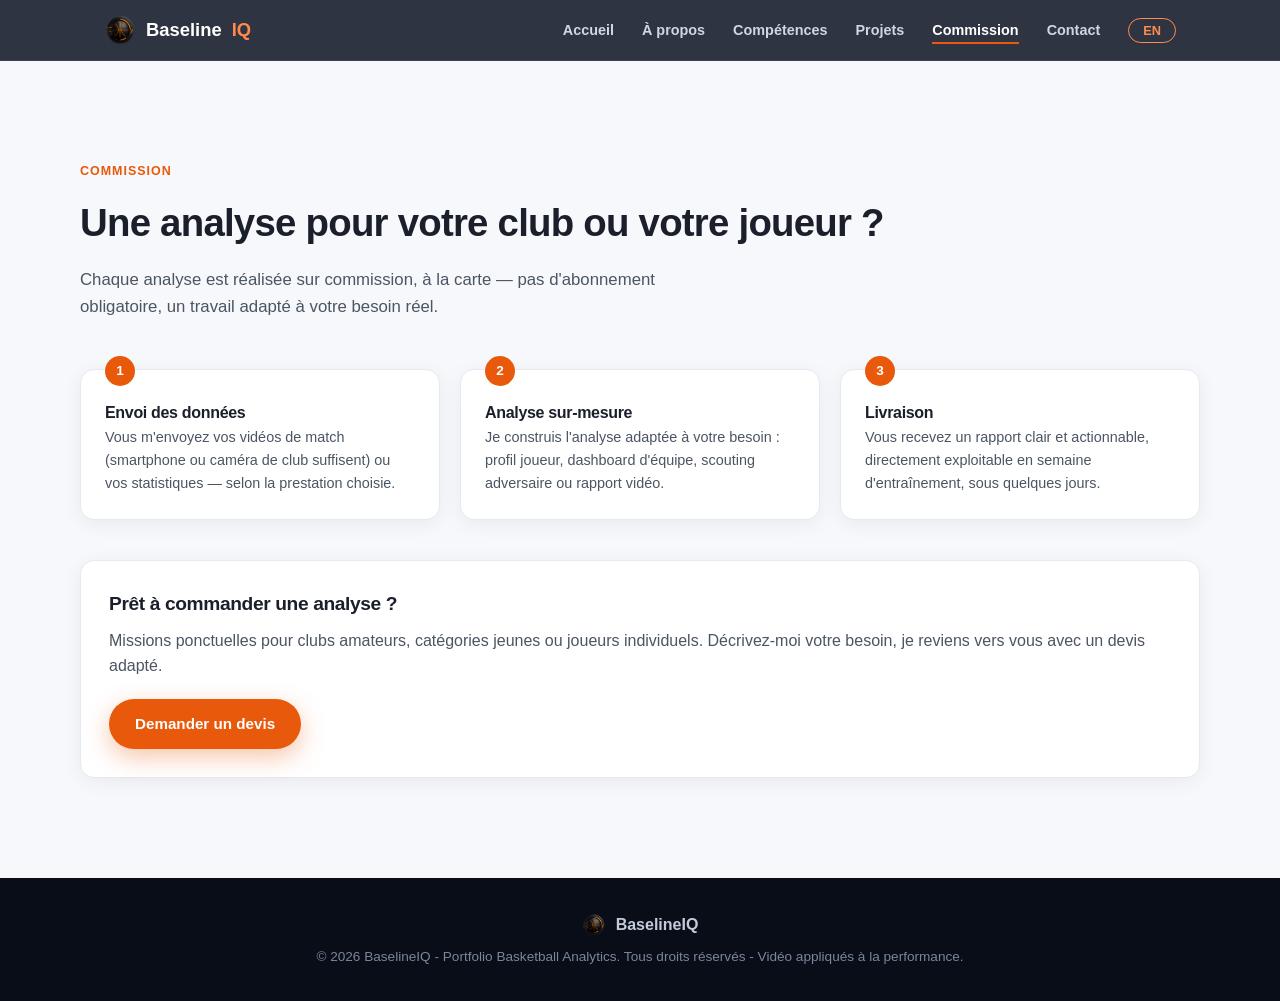
<file: methodologie.html>
<!DOCTYPE html>
<html lang="fr">
<head>
<meta charset="UTF-8">
<meta http-equiv="refresh" content="0; url=commission.html">
<title>Redirection — BaselineIQ</title>
<link rel="icon" type="image/png+xml" href="assets/logo.png">
</head>
<body>
<p>Cette page a été remplacée. <a href="commission.html">Cliquez ici si vous n'êtes pas redirigé automatiquement.</a></p>
</body>
</html>
</file>
<file: style.css>
:root{
  --navy:#0b1220;
  --navy-2:#121b2e;
  --orange:#e8590c;
  --orange-light:#ff8a4c;
  --blue:#1f4e8c;
  --blue-light:#3f7ac0;
  --green:#2f9e44;
  --red:#c92a2a;
  --text-dark:#1a1f2b;
  --text-mid:#4b5563;
  --text-light:#9aa5b8;
  --bg:#f7f8fb;
  --card:#ffffff;
  --border:#e6e9f0;
  --radius:14px;
  --shadow:0 4px 20px rgba(15,23,42,0.06);
  --shadow-lg:0 10px 40px rgba(15,23,42,0.12);
  --maxw:1120px;
  font-family:-apple-system,BlinkMacSystemFont,"Segoe UI",Roboto,Helvetica,Arial,sans-serif;
}
*{box-sizing:border-box; margin:0; padding:0;}
html{scroll-behavior:smooth; background:#080d18;}
body{background:var(--bg); color:var(--text-dark); line-height:1.6; overflow-x:hidden; min-height:100vh;}
a{color:inherit; text-decoration:none;}
img,svg{max-width:100%; display:block;}
section{padding:100px 24px;}
.wrap{max-width:var(--maxw); margin:0 auto;}
.eyebrow{color:var(--orange); font-weight:700; letter-spacing:.08em; text-transform:uppercase; font-size:.78rem; margin-bottom:10px; display:block;}
h1,h2,h3,h4{font-weight:800; letter-spacing:-0.02em; color:var(--text-dark);}
h2{font-size:clamp(1.7rem,3vw,2.4rem); margin-bottom:14px;}
h3{font-size:1.2rem; margin-bottom:8px;}
h4{font-size:1rem;}
.section-intro{max-width:640px; color:var(--text-mid); margin-bottom:48px; font-size:1.05rem;}
.btn{display:inline-flex; align-items:center; gap:8px; padding:13px 26px; border-radius:999px; font-weight:700; font-size:.95rem; cursor:pointer; border:none; transition:transform .15s ease, box-shadow .15s ease;}
.btn:hover{transform:translateY(-2px);}
.btn-primary{background:var(--orange); color:#fff; box-shadow:0 8px 24px rgba(232,89,12,0.35);}
.btn-ghost{background:rgba(255,255,255,0.08); color:#fff; border:1px solid rgba(255,255,255,0.35);}
.btn-outline{background:transparent; border:1.5px solid var(--border); color:var(--text-dark);}
.btn-outline:hover{border-color:var(--orange); color:var(--orange);}
.btn-sm{padding:9px 18px; font-size:.85rem;}

/* LOGO / BRAND */
.logo-mark{display:inline-flex; align-items:center; justify-content:center; flex-shrink:0;}
.logo-mark img{display:block;}
.brand{display:flex; align-items:center; gap:10px; color:#fff; font-weight:800; font-size:1.15rem;}
.brand .accent{color:var(--orange-light);}

/* NAV */
header{position:fixed; top:0; left:0; right:0; z-index:100; background:rgba(11,18,32,0.85); backdrop-filter:blur(10px); border-bottom:1px solid rgba(255,255,255,0.06);}
nav{max-width:var(--maxw); margin:0 auto; display:flex; align-items:center; justify-content:space-between; padding:14px 24px;}
.nav-links{display:flex; gap:28px; list-style:none;}
.nav-links a{color:#cfd6e4; font-weight:600; font-size:.9rem; transition:color .15s; padding-bottom:4px; border-bottom:2px solid transparent;}
.nav-links a:hover{color:#fff;}
.nav-links a.active{color:#fff; border-bottom-color:var(--orange);}
.burger{display:none; flex-direction:column; gap:5px; cursor:pointer; background:none; border:none;}
.burger span{width:24px; height:2px; background:#fff; display:block;}
.mobile-menu{display:none; position:fixed; top:62px; left:0; right:0; background:var(--navy); flex-direction:column; padding:20px 24px; gap:18px; z-index:99; border-bottom:1px solid rgba(255,255,255,0.08); max-height:80vh; overflow-y:auto;}
.mobile-menu.open{display:flex;}
.mobile-menu a{color:#e6e9f0; font-weight:600; font-size:1rem;}
.mobile-menu a.active{color:var(--orange-light);}
body{padding-top:0;}
main{display:block; padding-top:62px;}

/* COVER PAGE (page de garde) */
.cover{
  min-height:100vh; display:flex; align-items:center; justify-content:center; text-align:center;
  background:radial-gradient(ellipse at top right, #1a2942 0%, var(--navy) 55%), var(--navy);
  color:#fff; position:relative; overflow:hidden; padding:24px;
}
.cover-inner{position:relative; z-index:1; max-width:560px;}
.cover-logo{margin:0 auto 28px; width:200px; height:200px;}
.cover h1{font-size:clamp(2.4rem,6vw,3.8rem); color:#fff; letter-spacing:-0.02em;}
.cover h1 .accent{color:var(--orange);}
.cover p.lead{margin:20px auto 40px; font-size:1.1rem; color:#c3cbdb; max-width:440px;}
.cover-badges{display:flex; gap:10px; flex-wrap:wrap; justify-content:center; margin-top:44px;}
.cover-badge{background:rgba(255,255,255,.06); border:1px solid rgba(255,255,255,.12); padding:8px 14px; border-radius:10px; font-size:.8rem; color:#dbe1ee; font-weight:600;}

/* HERO (accueil.html) */
.hero{
  background-color: var(--navy);
  background-image: linear-gradient(rgba(11,18,32,.72), rgba(11,18,32,.85)), url("assets/hero-bg.jpg");
  background-size: cover;
  background-position: center;
  color:#fff; padding:90px 24px 110px; position:relative; overflow:hidden;
  min-height:calc(100vh - 62px);
  display:flex; align-items:center;
}
.hero-inner{max-width:var(--maxw); margin:0 auto; position:relative; z-index:1;}
.hero-logo-row{display:flex; align-items:center; gap:16px; margin-bottom:26px;}
.hero h1{font-size:clamp(2.4rem,5.5vw,4rem); line-height:1.05; color:#fff;}
.hero h1 .accent{color:var(--orange);}
.hero p.lead{margin-top:22px; font-size:1.15rem; color:#c3cbdb; max-width:600px;}
.hero-actions{margin-top:36px; display:flex; gap:16px; flex-wrap:wrap;}
.hero-badges{display:flex; gap:14px; margin-top:56px; flex-wrap:wrap;}
.hero-badge{background:rgba(255,255,255,.06); border:1px solid rgba(255,255,255,.12); padding:10px 16px; border-radius:10px; font-size:.85rem; color:#dbe1ee; font-weight:600;}

/* ABOUT + PROFILE PHOTO */
.about-grid{display:grid; grid-template-columns:1.1fr .9fr; gap:56px; align-items:start;}
.about-grid p{color:var(--text-mid); margin-bottom:16px; font-size:1.02rem;}
.about-card{background:var(--card); border-radius:var(--radius); box-shadow:var(--shadow); padding:32px; border:1px solid var(--border); text-align:center;}
.profile-photo{width:140px; height:140px; border-radius:50%; object-fit:cover; margin:0 auto 20px; border:4px solid var(--bg); box-shadow:var(--shadow-lg);}
.profile-name{font-size:1.15rem; font-weight:800; color:var(--navy); margin-bottom:2px;}
.profile-role{color:var(--text-mid); font-size:.88rem; margin-bottom:22px;}
.stat-row{display:flex; justify-content:space-between; align-items:center; padding:14px 0; border-bottom:1px solid var(--border); text-align:left;}
.stat-row:last-child{border-bottom:none;}
.stat-row .label{color:var(--text-mid); font-size:.9rem; font-weight:600;}
.stat-row .value{font-weight:800; font-size:1.05rem; color:var(--navy);}
blockquote{border-left:4px solid var(--orange); padding-left:20px; font-style:italic; color:var(--text-dark); font-size:1.08rem; margin:28px 0;}

/* SKILLS */
.skills-grid{display:grid; grid-template-columns:repeat(3,1fr); gap:24px;}
.skill-card{background:var(--card); border:1px solid var(--border); border-radius:var(--radius); padding:28px; box-shadow:var(--shadow);}
.skill-card .icon{width:46px; height:46px; border-radius:12px; display:flex; align-items:center; justify-content:center; font-size:1.4rem; margin-bottom:16px;}
.icon.orange{background:rgba(232,89,12,.12); color:var(--orange);}
.icon.blue{background:rgba(31,78,140,.12); color:var(--blue);}
.icon.green{background:rgba(47,158,68,.12); color:var(--green);}
.tags{display:flex; flex-wrap:wrap; gap:8px; margin-top:14px;}
.tag{background:var(--bg); border:1px solid var(--border); padding:5px 12px; border-radius:999px; font-size:.8rem; font-weight:600; color:var(--text-mid);}

/* PROJECTS OVERVIEW */
.projects-grid{display:grid; grid-template-columns:repeat(3,1fr); gap:22px;}
.project-card{background:var(--card); border:1px solid var(--border); border-radius:var(--radius); padding:26px; box-shadow:var(--shadow); display:flex; flex-direction:column; transition:transform .15s, box-shadow .15s;}
.project-card:hover{transform:translateY(-4px); box-shadow:var(--shadow-lg);}
.badge{display:inline-block; font-size:.72rem; font-weight:800; letter-spacing:.03em; padding:5px 12px; border-radius:999px; margin-bottom:14px; width:fit-content; text-transform:uppercase;}
.badge.done{background:rgba(47,158,68,.12); color:var(--green);}
.badge.todo{background:rgba(31,78,140,.1); color:var(--blue);}
.project-card h3{margin-bottom:10px;}
.project-card p{color:var(--text-mid); font-size:.92rem; flex-grow:1; margin-bottom:16px;}
.project-num{font-size:.78rem; font-weight:800; color:var(--text-light); letter-spacing:.05em; margin-bottom:8px;}

/* PROJECT DETAIL (shared) */
.project-detail{scroll-margin-top:80px;}
.project-detail:nth-child(even){background:#eef1f6;}
.detail-header{display:flex; justify-content:space-between; align-items:flex-end; flex-wrap:wrap; gap:20px; margin-bottom:36px;}
.kpi-grid{display:grid; grid-template-columns:repeat(4,1fr); gap:16px; margin-bottom:44px;}
.kpi{background:var(--navy); color:#fff; border-radius:var(--radius); padding:22px; text-align:center;}
.kpi .num{font-size:1.9rem; font-weight:800; color:var(--orange-light);}
.kpi .lbl{font-size:.78rem; color:#b7c0d1; margin-top:6px; font-weight:600;}
.chart-grid{display:grid; grid-template-columns:1fr 1fr; gap:24px; margin-bottom:24px;}
.chart-card{background:var(--card); border:1px solid var(--border); border-radius:var(--radius); padding:24px; box-shadow:var(--shadow);}
.chart-card.full{grid-column:1/-1;}
.chart-card h4{margin-bottom:14px;}
.conclusions{background:var(--card); border:1px solid var(--border); border-radius:var(--radius); padding:28px; margin-top:24px; box-shadow:var(--shadow);}
.conclusions ol,.conclusions ul{margin-left:20px; color:var(--text-mid);}
.conclusions li{margin-bottom:10px;}
.download-row{display:flex; gap:14px; margin-top:28px; flex-wrap:wrap;}

/* TABLES */
table.data-table{width:100%; border-collapse:collapse; font-size:.88rem;}
table.data-table th{text-align:left; color:var(--text-light); font-size:.72rem; text-transform:uppercase; letter-spacing:.04em; padding:10px 12px; border-bottom:2px solid var(--border);}
table.data-table td{padding:11px 12px; border-bottom:1px solid var(--border); color:var(--text-mid);}
table.data-table tr:last-child td{border-bottom:none;}
table.data-table td.strong{color:var(--text-dark); font-weight:700;}
.compare-table th:nth-child(2), .compare-table td:nth-child(2),
.compare-table th:nth-child(3), .compare-table td:nth-child(3){text-align:center;}

/* FORM PILLS */
.form-pills{display:flex; gap:6px;}
.pill{width:28px; height:28px; border-radius:50%; display:flex; align-items:center; justify-content:center; font-size:.75rem; font-weight:800; color:#fff;}
.pill.w{background:var(--green);}
.pill.l{background:var(--red);}

/* TIMELINE */
.timeline{position:relative; padding-left:28px;}
.timeline::before{content:""; position:absolute; left:8px; top:6px; bottom:6px; width:2px; background:var(--border);}
.timeline-item{position:relative; margin-bottom:22px;}
.timeline-item::before{content:""; position:absolute; left:-28px; top:3px; width:14px; height:14px; border-radius:50%; background:var(--orange); border:3px solid var(--card);}
.timeline-item h4{margin-bottom:4px;}
.timeline-item p{color:var(--text-mid); font-size:.92rem;}

/* DOC CARD (scouting) */
.doc-card{background:var(--card); border:1px solid var(--border); border-radius:var(--radius); box-shadow:var(--shadow); overflow:hidden;}
.doc-card .doc-head{background:var(--navy); color:#fff; padding:26px 30px;}
.doc-card .doc-head .doc-eyebrow{color:var(--orange-light); font-weight:700; font-size:.75rem; text-transform:uppercase; letter-spacing:.06em;}
.doc-card .doc-head h3{color:#fff; margin:6px 0 0;}
.doc-body{padding:30px;}
.doc-section{margin-bottom:26px;}
.doc-section:last-child{margin-bottom:0;}
.doc-section h4{color:var(--orange); text-transform:uppercase; font-size:.8rem; letter-spacing:.04em; margin-bottom:12px;}
.doc-section ul{margin-left:20px; color:var(--text-mid);}
.doc-section li{margin-bottom:8px;}
.callout{background:var(--bg); border-left:4px solid var(--blue); padding:14px 18px; border-radius:8px; font-size:.92rem; color:var(--text-dark);}

/* LEGEND / VIDEO */
.legend-chips{display:flex; gap:10px; flex-wrap:wrap; margin-bottom:24px;}
.legend-chip{display:flex; align-items:center; gap:8px; font-size:.82rem; font-weight:600; color:var(--text-mid); background:var(--card); border:1px solid var(--border); padding:7px 14px; border-radius:999px;}
.legend-dot{width:9px; height:9px; border-radius:50%;}
.report-example{background:#0d1526; color:#d7e0f0; padding:24px; border-radius:12px; font-size:.88rem; line-height:1.7;}
.report-example strong{color:var(--orange-light);}

/* METHODOLOGY */
.method-steps{display:grid; grid-template-columns:repeat(3,1fr); gap:20px;}
.method-step{background:var(--card); border:1px solid var(--border); border-radius:var(--radius); padding:24px; box-shadow:var(--shadow); position:relative;}
.method-step .step-num{position:absolute; top:-14px; left:24px; background:var(--orange); color:#fff; width:30px; height:30px; border-radius:50%; display:flex; align-items:center; justify-content:center; font-weight:800; font-size:.85rem;}
.method-step h4{margin-top:6px;}
.method-step p{color:var(--text-mid); font-size:.9rem;}

/* CONTACT */
.contact-section{
  background-color: var(--navy);
  background-image: linear-gradient(rgba(11,18,32,.72), rgba(11,18,32,.85)), url("assets/contact-bg.jpg");
  background-size: cover;
  background-position: center;
  color:#fff; min-height:calc(100vh - 62px); display:flex; align-items:center;
}
.contact-inner{display:flex; justify-content:space-between; align-items:center; flex-wrap:wrap; gap:32px; width:100%;}
.contact-inner h2{color:#fff;}
.contact-inner p{color:#c3cbdb; max-width:480px;}
.contact-links{display:flex; gap:14px; flex-wrap:wrap;}
.contact-links a{background:rgba(255,255,255,.06); border:1px solid rgba(255,255,255,.18); padding:12px 20px; border-radius:10px; font-weight:600; font-size:.9rem;}
.contact-links a:hover{background:rgba(255,255,255,.12);}

footer{background:#080d18; color:#7b869c; padding:34px 24px; text-align:center; font-size:.85rem;}
footer .brand{color:#c3cbdb; justify-content:center; margin-bottom:8px; font-size:1rem;}

code, pre{font-family:"SFMono-Regular",Consolas,"Liberation Mono",Menlo,monospace;}
pre{background:#0d1526; color:#d7e0f0; padding:20px; border-radius:12px; overflow-x:auto; font-size:.82rem; line-height:1.55;}

@media (max-width:860px){
  .about-grid{grid-template-columns:1fr;}
  .skills-grid{grid-template-columns:1fr;}
  .projects-grid{grid-template-columns:1fr 1fr;}
  .chart-grid{grid-template-columns:1fr;}
  .kpi-grid{grid-template-columns:1fr 1fr;}
  .method-steps{grid-template-columns:1fr;}
  .nav-links{display:none;}
  .burger{display:flex;}
}
@media (max-width:560px){
  .projects-grid{grid-template-columns:1fr;}
  section{padding:70px 18px;}
  .doc-body{padding:22px;}
}
</file>
